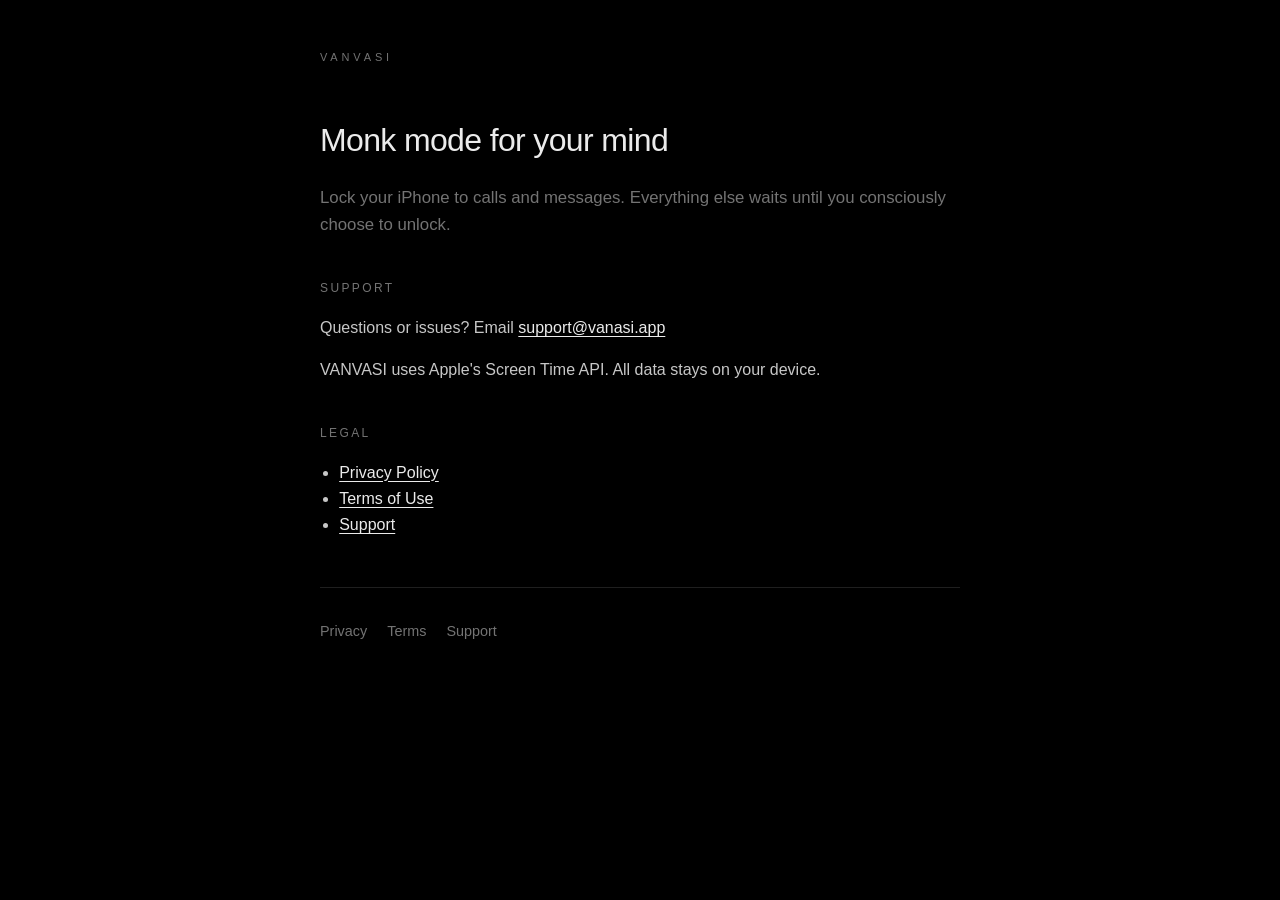
<file: docs/index.html>
<!DOCTYPE html>
<html lang="en">
<head>
  <meta charset="utf-8">
  <meta name="viewport" content="width=device-width, initial-scale=1">
  <title>VANVASI — Monk mode for your mind</title>
  <meta name="description" content="Lock your iPhone to calls and messages. Unlock with intention.">
  <link rel="stylesheet" href="css/site.css">
</head>
<body>
  <div class="wrap">
    <div class="logo">VANVASI</div>

    <h1>Monk mode for your mind</h1>
    <p class="lead">Lock your iPhone to calls and messages. Everything else waits until you consciously choose to unlock.</p>

    <h2>Support</h2>
    <p>Questions or issues? Email <a href="mailto:support@vanasi.app">support@vanasi.app</a></p>
    <p>VANVASI uses Apple's Screen Time API. All data stays on your device.</p>

    <h2>Legal</h2>
    <ul>
      <li><a href="privacy.html">Privacy Policy</a></li>
      <li><a href="terms.html">Terms of Use</a></li>
      <li><a href="support.html">Support</a></li>
    </ul>

    <nav>
      <a href="privacy.html">Privacy</a>
      <a href="terms.html">Terms</a>
      <a href="support.html">Support</a>
    </nav>
  </div>
</body>
</html>
</file>
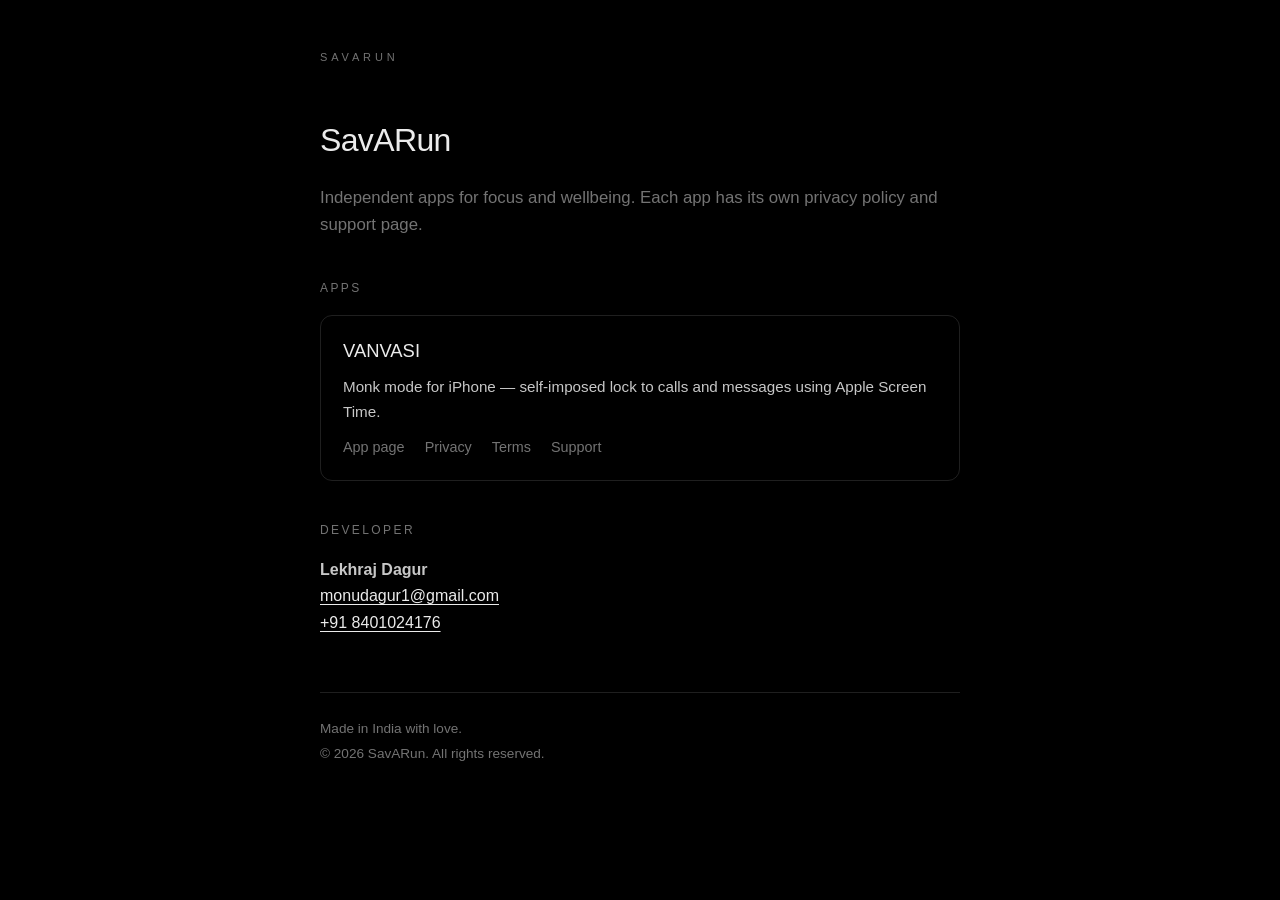
<file: website/savarun.com/index.html>
<!DOCTYPE html>
<html lang="en">
<head>
  <meta charset="utf-8">
  <meta name="viewport" content="width=device-width, initial-scale=1">
  <title>SavARun — Apps</title>
  <meta name="description" content="SavARun publishes thoughtful iPhone apps. Made in India with love.">
  <link rel="stylesheet" href="css/site.css">
</head>
<body>
  <div class="wrap">
    <div class="logo"><a href="index.html">SavARun</a></div>

    <h1>SavARun</h1>
    <p class="lead">Independent apps for focus and wellbeing. Each app has its own privacy policy and support page.</p>

    <h2>Apps</h2>

    <article class="app-card">
      <h3><a href="apps/vanvasi/" style="text-decoration:none;color:inherit">VANVASI</a></h3>
      <p>Monk mode for iPhone — self-imposed lock to calls and messages using Apple Screen Time.</p>
      <div class="policy-links">
        <a href="apps/vanvasi/">App page</a>
        <a href="apps/vanvasi/privacy.html">Privacy</a>
        <a href="apps/vanvasi/terms.html">Terms</a>
        <a href="apps/vanvasi/support.html">Support</a>
      </div>
    </article>

    <h2>Developer</h2>
    <p>
      <strong>Lekhraj Dagur</strong><br>
      <a href="mailto:monudagur1@gmail.com">monudagur1@gmail.com</a><br>
      <a href="tel:+918401024176">+91 8401024176</a>
    </p>

    <div class="footer">
      Made in India with love.<br>
      &copy; 2026 SavARun. All rights reserved.
    </div>
  </div>
</body>
</html>
</file>
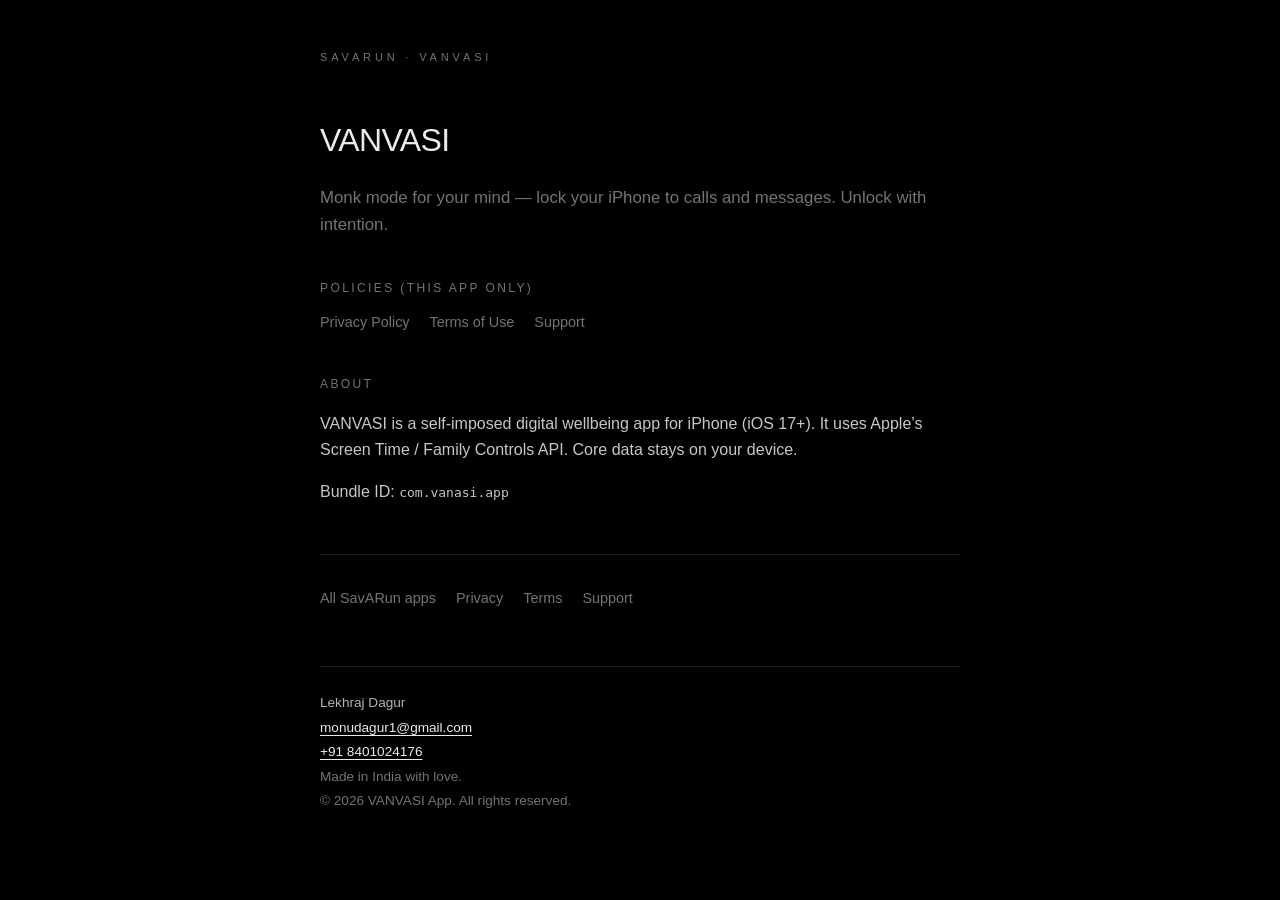
<file: website/savarun.com/apps/vanvasi/index.html>
<!DOCTYPE html>
<html lang="en">
<head>
  <meta charset="utf-8">
  <meta name="viewport" content="width=device-width, initial-scale=1">
  <title>VANVASI — Monk mode for iPhone</title>
  <meta name="description" content="VANVASI locks your iPhone to calls and messages. Self-imposed focus.">
  <link rel="stylesheet" href="../../css/site.css">
</head>
<body>
  <div class="wrap">
    <div class="logo"><a href="../../index.html">SavARun</a> · VANVASI</div>

    <h1>VANVASI</h1>
    <p class="lead">Monk mode for your mind — lock your iPhone to calls and messages. Unlock with intention.</p>

    <h2>Policies (this app only)</h2>
    <div class="policy-links">
      <a href="privacy.html">Privacy Policy</a>
      <a href="terms.html">Terms of Use</a>
      <a href="support.html">Support</a>
    </div>

    <h2>About</h2>
    <p>VANVASI is a self-imposed digital wellbeing app for iPhone (iOS 17+). It uses Apple’s Screen Time / Family Controls API. Core data stays on your device.</p>
    <p>Bundle ID: <code>com.vanasi.app</code></p>

    <nav>
      <a href="../../index.html">All SavARun apps</a>
      <a href="privacy.html">Privacy</a>
      <a href="terms.html">Terms</a>
      <a href="support.html">Support</a>
    </nav>

    <div class="footer">
      <strong>Lekhraj Dagur</strong><br>
      <a href="mailto:monudagur1@gmail.com">monudagur1@gmail.com</a><br>
      <a href="tel:+918401024176">+91 8401024176</a><br>
      Made in India with love.<br>
      &copy; 2026 VANVASI App. All rights reserved.
    </div>
  </div>
</body>
</html>
</file>
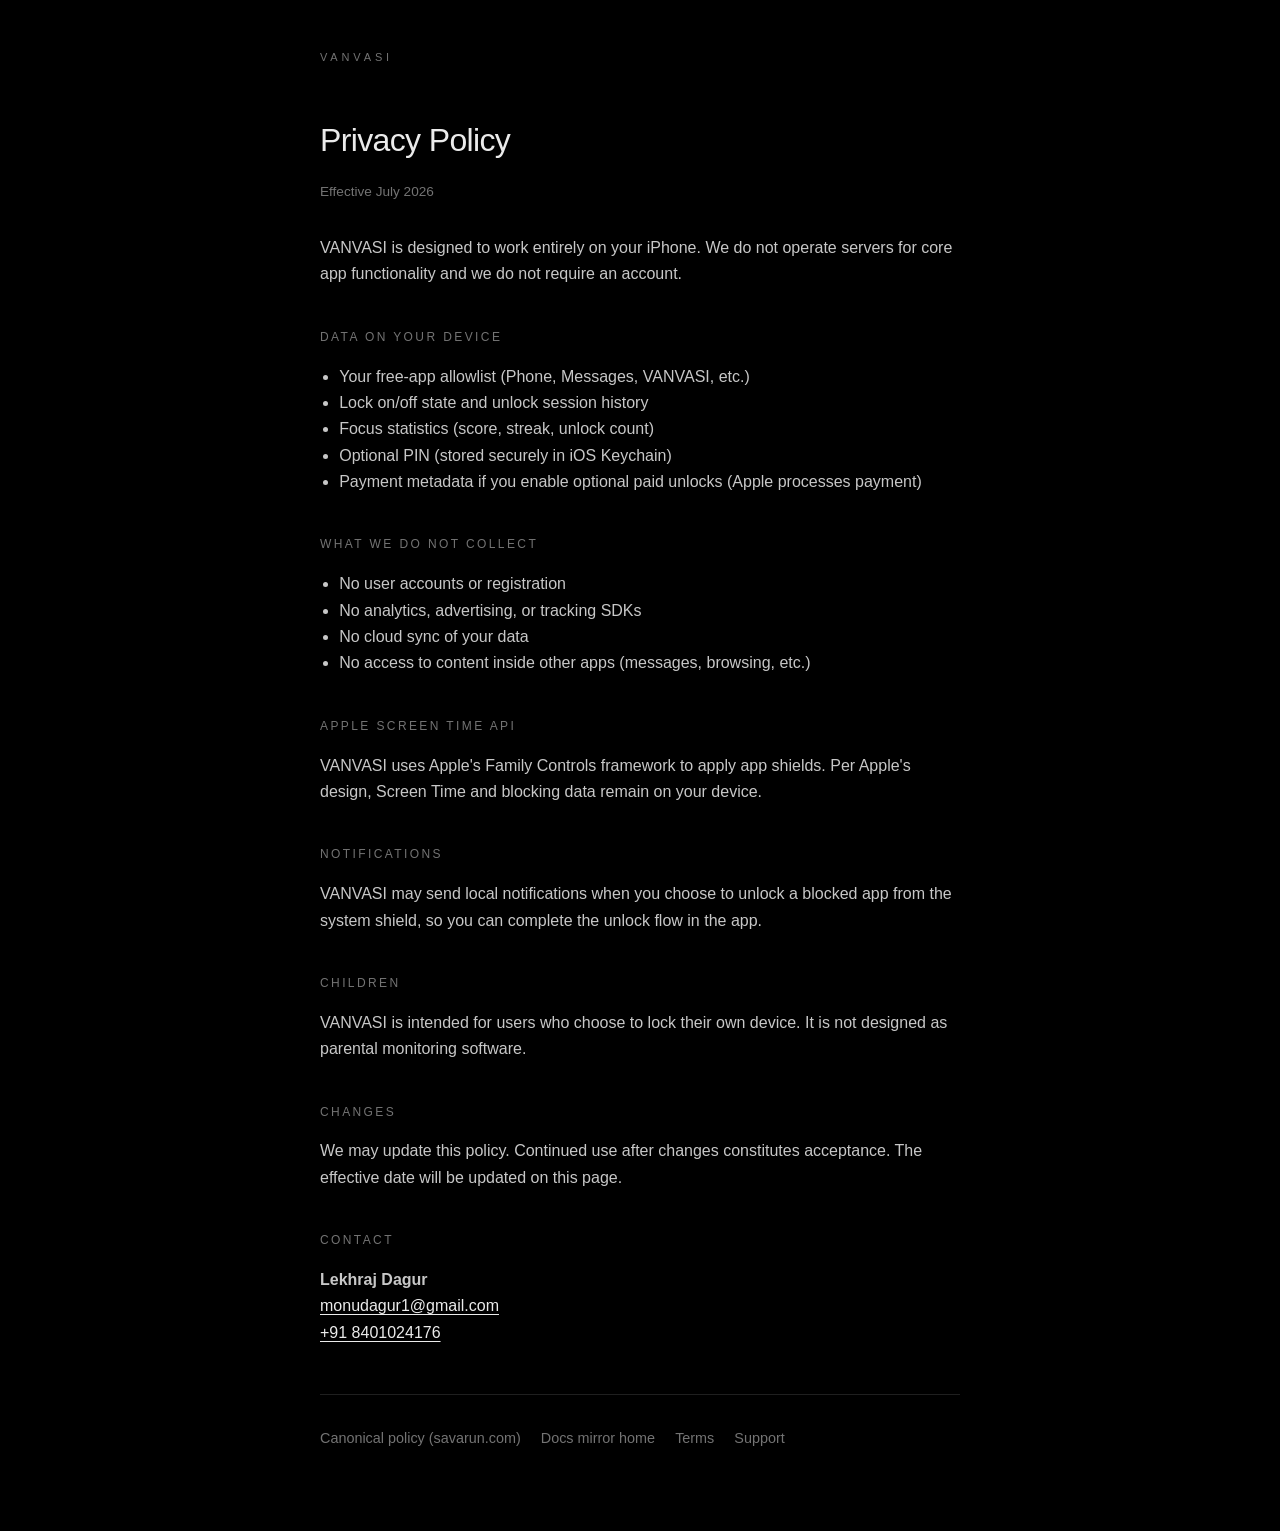
<file: docs/privacy.html>
<!DOCTYPE html>
<html lang="en">
<head>
  <meta charset="utf-8">
  <meta name="viewport" content="width=device-width, initial-scale=1">
  <title>Privacy Policy — VANVASI</title>
  <link rel="stylesheet" href="css/site.css">
</head>
<body>
  <div class="wrap">
    <div class="logo"><a href="index.html" style="text-decoration:none;color:inherit">VANVASI</a></div>

    <h1>Privacy Policy</h1>
    <p class="meta">Effective July 2026</p>

    <p>VANVASI is designed to work entirely on your iPhone. We do not operate servers for core app functionality and we do not require an account.</p>

    <h2>Data on your device</h2>
    <ul>
      <li>Your free-app allowlist (Phone, Messages, VANVASI, etc.)</li>
      <li>Lock on/off state and unlock session history</li>
      <li>Focus statistics (score, streak, unlock count)</li>
      <li>Optional PIN (stored securely in iOS Keychain)</li>
      <li>Payment metadata if you enable optional paid unlocks (Apple processes payment)</li>
    </ul>

    <h2>What we do not collect</h2>
    <ul>
      <li>No user accounts or registration</li>
      <li>No analytics, advertising, or tracking SDKs</li>
      <li>No cloud sync of your data</li>
      <li>No access to content inside other apps (messages, browsing, etc.)</li>
    </ul>

    <h2>Apple Screen Time API</h2>
    <p>VANVASI uses Apple's Family Controls framework to apply app shields. Per Apple's design, Screen Time and blocking data remain on your device.</p>

    <h2>Notifications</h2>
    <p>VANVASI may send local notifications when you choose to unlock a blocked app from the system shield, so you can complete the unlock flow in the app.</p>

    <h2>Children</h2>
    <p>VANVASI is intended for users who choose to lock their own device. It is not designed as parental monitoring software.</p>

    <h2>Changes</h2>
    <p>We may update this policy. Continued use after changes constitutes acceptance. The effective date will be updated on this page.</p>

    <h2>Contact</h2>
    <p>
      <strong>Lekhraj Dagur</strong><br>
      <a href="mailto:monudagur1@gmail.com">monudagur1@gmail.com</a><br>
      <a href="tel:+918401024176">+91 8401024176</a>
    </p>

    <nav>
      <a href="https://www.savarun.com/apps/vanvasi/privacy.html">Canonical policy (savarun.com)</a>
      <a href="index.html">Docs mirror home</a>
      <a href="terms.html">Terms</a>
      <a href="support.html">Support</a>
    </nav>
  </div>
</body>
</html>
</file>
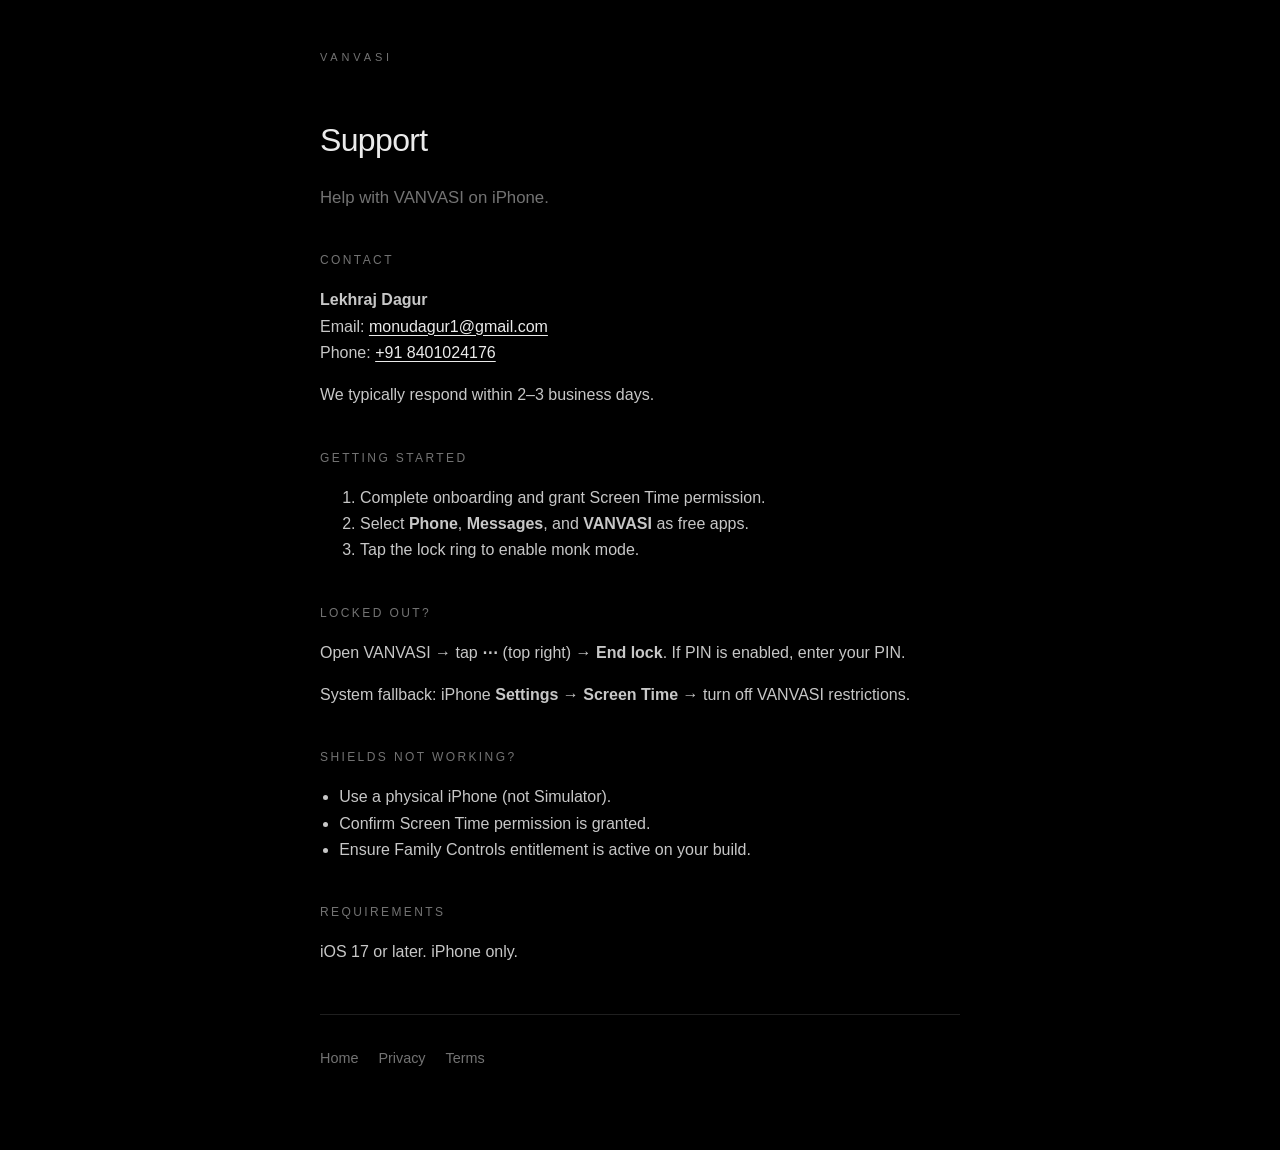
<file: docs/support.html>
<!DOCTYPE html>
<html lang="en">
<head>
  <meta charset="utf-8">
  <meta name="viewport" content="width=device-width, initial-scale=1">
  <title>Support — VANVASI</title>
  <link rel="stylesheet" href="css/site.css">
</head>
<body>
  <div class="wrap">
    <div class="logo"><a href="index.html" style="text-decoration:none;color:inherit">VANVASI</a></div>

    <h1>Support</h1>
    <p class="lead">Help with VANVASI on iPhone.</p>

    <h2>Contact</h2>
    <p>
      <strong>Lekhraj Dagur</strong><br>
      Email: <a href="mailto:monudagur1@gmail.com">monudagur1@gmail.com</a><br>
      Phone: <a href="tel:+918401024176">+91 8401024176</a>
    </p>
    <p>We typically respond within 2–3 business days.</p>

    <h2>Getting started</h2>
    <ol>
      <li>Complete onboarding and grant Screen Time permission.</li>
      <li>Select <strong>Phone</strong>, <strong>Messages</strong>, and <strong>VANVASI</strong> as free apps.</li>
      <li>Tap the lock ring to enable monk mode.</li>
    </ol>

    <h2>Locked out?</h2>
    <p>Open VANVASI → tap <strong>⋯</strong> (top right) → <strong>End lock</strong>. If PIN is enabled, enter your PIN.</p>
    <p>System fallback: iPhone <strong>Settings → Screen Time</strong> → turn off VANVASI restrictions.</p>

    <h2>Shields not working?</h2>
    <ul>
      <li>Use a physical iPhone (not Simulator).</li>
      <li>Confirm Screen Time permission is granted.</li>
      <li>Ensure Family Controls entitlement is active on your build.</li>
    </ul>

    <h2>Requirements</h2>
    <p>iOS 17 or later. iPhone only.</p>

    <nav>
      <a href="index.html">Home</a>
      <a href="privacy.html">Privacy</a>
      <a href="terms.html">Terms</a>
    </nav>
  </div>
</body>
</html>
</file>
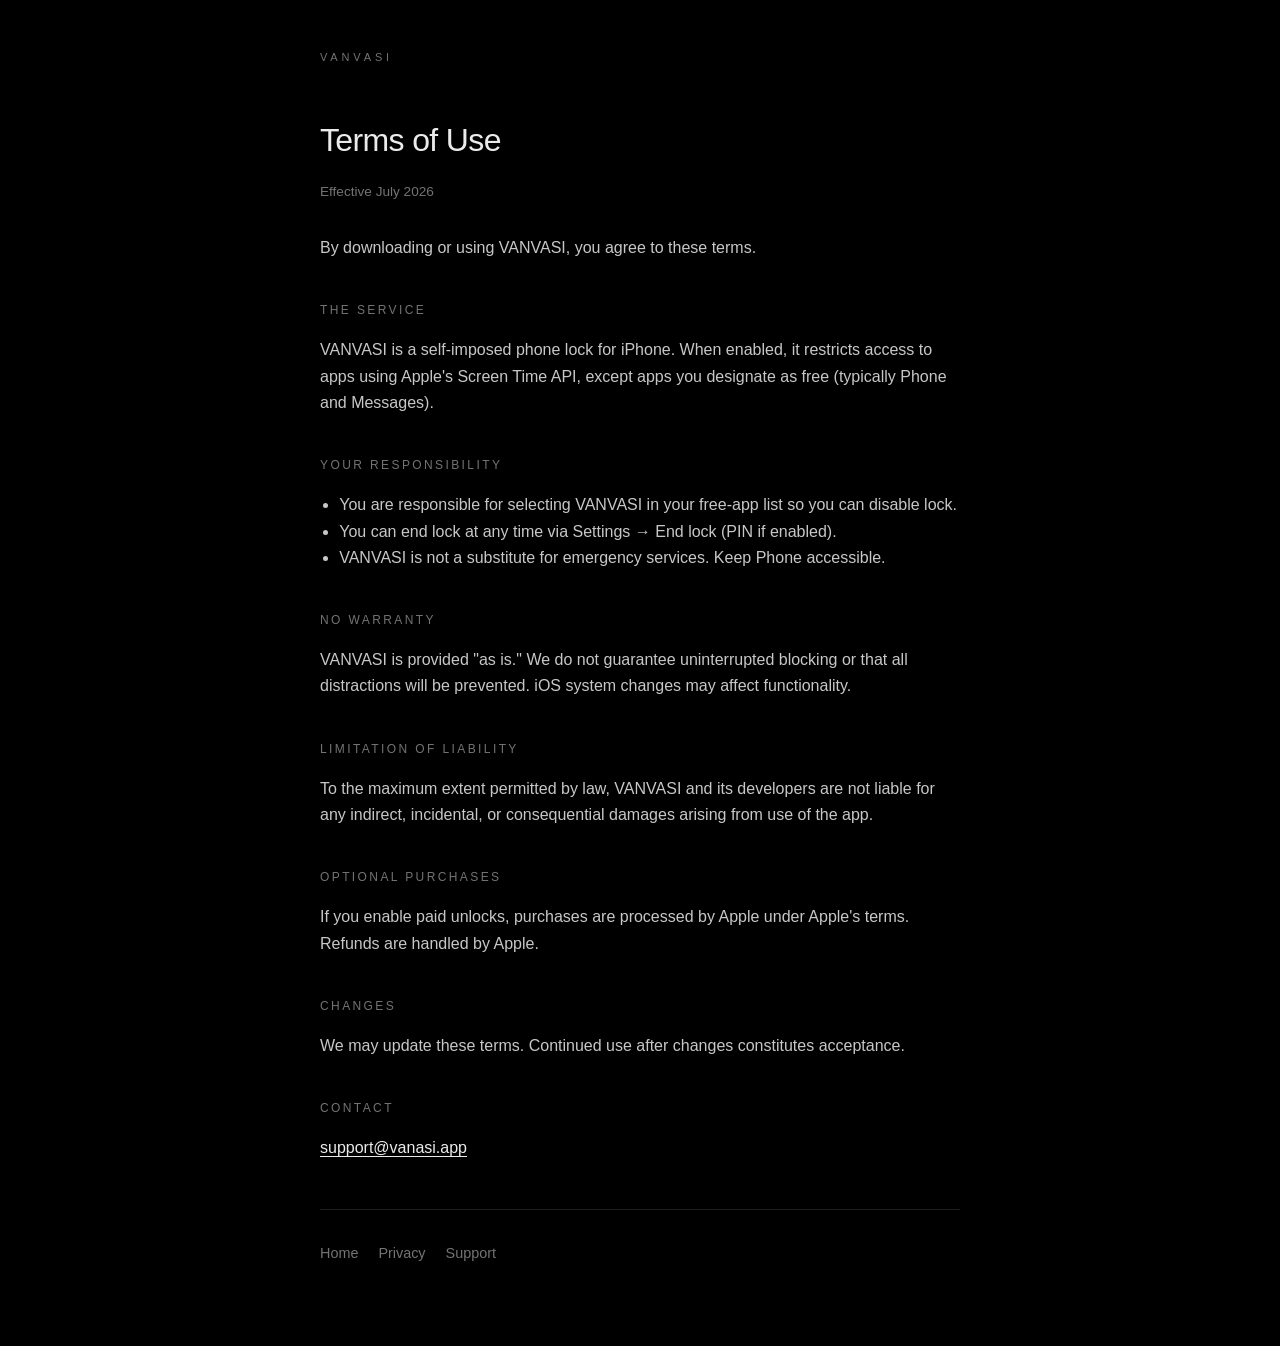
<file: docs/terms.html>
<!DOCTYPE html>
<html lang="en">
<head>
  <meta charset="utf-8">
  <meta name="viewport" content="width=device-width, initial-scale=1">
  <title>Terms of Use — VANVASI</title>
  <link rel="stylesheet" href="css/site.css">
</head>
<body>
  <div class="wrap">
    <div class="logo"><a href="index.html" style="text-decoration:none;color:inherit">VANVASI</a></div>

    <h1>Terms of Use</h1>
    <p class="meta">Effective July 2026</p>

    <p>By downloading or using VANVASI, you agree to these terms.</p>

    <h2>The service</h2>
    <p>VANVASI is a self-imposed phone lock for iPhone. When enabled, it restricts access to apps using Apple's Screen Time API, except apps you designate as free (typically Phone and Messages).</p>

    <h2>Your responsibility</h2>
    <ul>
      <li>You are responsible for selecting VANVASI in your free-app list so you can disable lock.</li>
      <li>You can end lock at any time via Settings → End lock (PIN if enabled).</li>
      <li>VANVASI is not a substitute for emergency services. Keep Phone accessible.</li>
    </ul>

    <h2>No warranty</h2>
    <p>VANVASI is provided "as is." We do not guarantee uninterrupted blocking or that all distractions will be prevented. iOS system changes may affect functionality.</p>

    <h2>Limitation of liability</h2>
    <p>To the maximum extent permitted by law, VANVASI and its developers are not liable for any indirect, incidental, or consequential damages arising from use of the app.</p>

    <h2>Optional purchases</h2>
    <p>If you enable paid unlocks, purchases are processed by Apple under Apple's terms. Refunds are handled by Apple.</p>

    <h2>Changes</h2>
    <p>We may update these terms. Continued use after changes constitutes acceptance.</p>

    <h2>Contact</h2>
    <p><a href="mailto:support@vanasi.app">support@vanasi.app</a></p>

    <nav>
      <a href="index.html">Home</a>
      <a href="privacy.html">Privacy</a>
      <a href="support.html">Support</a>
    </nav>
  </div>
</body>
</html>
</file>
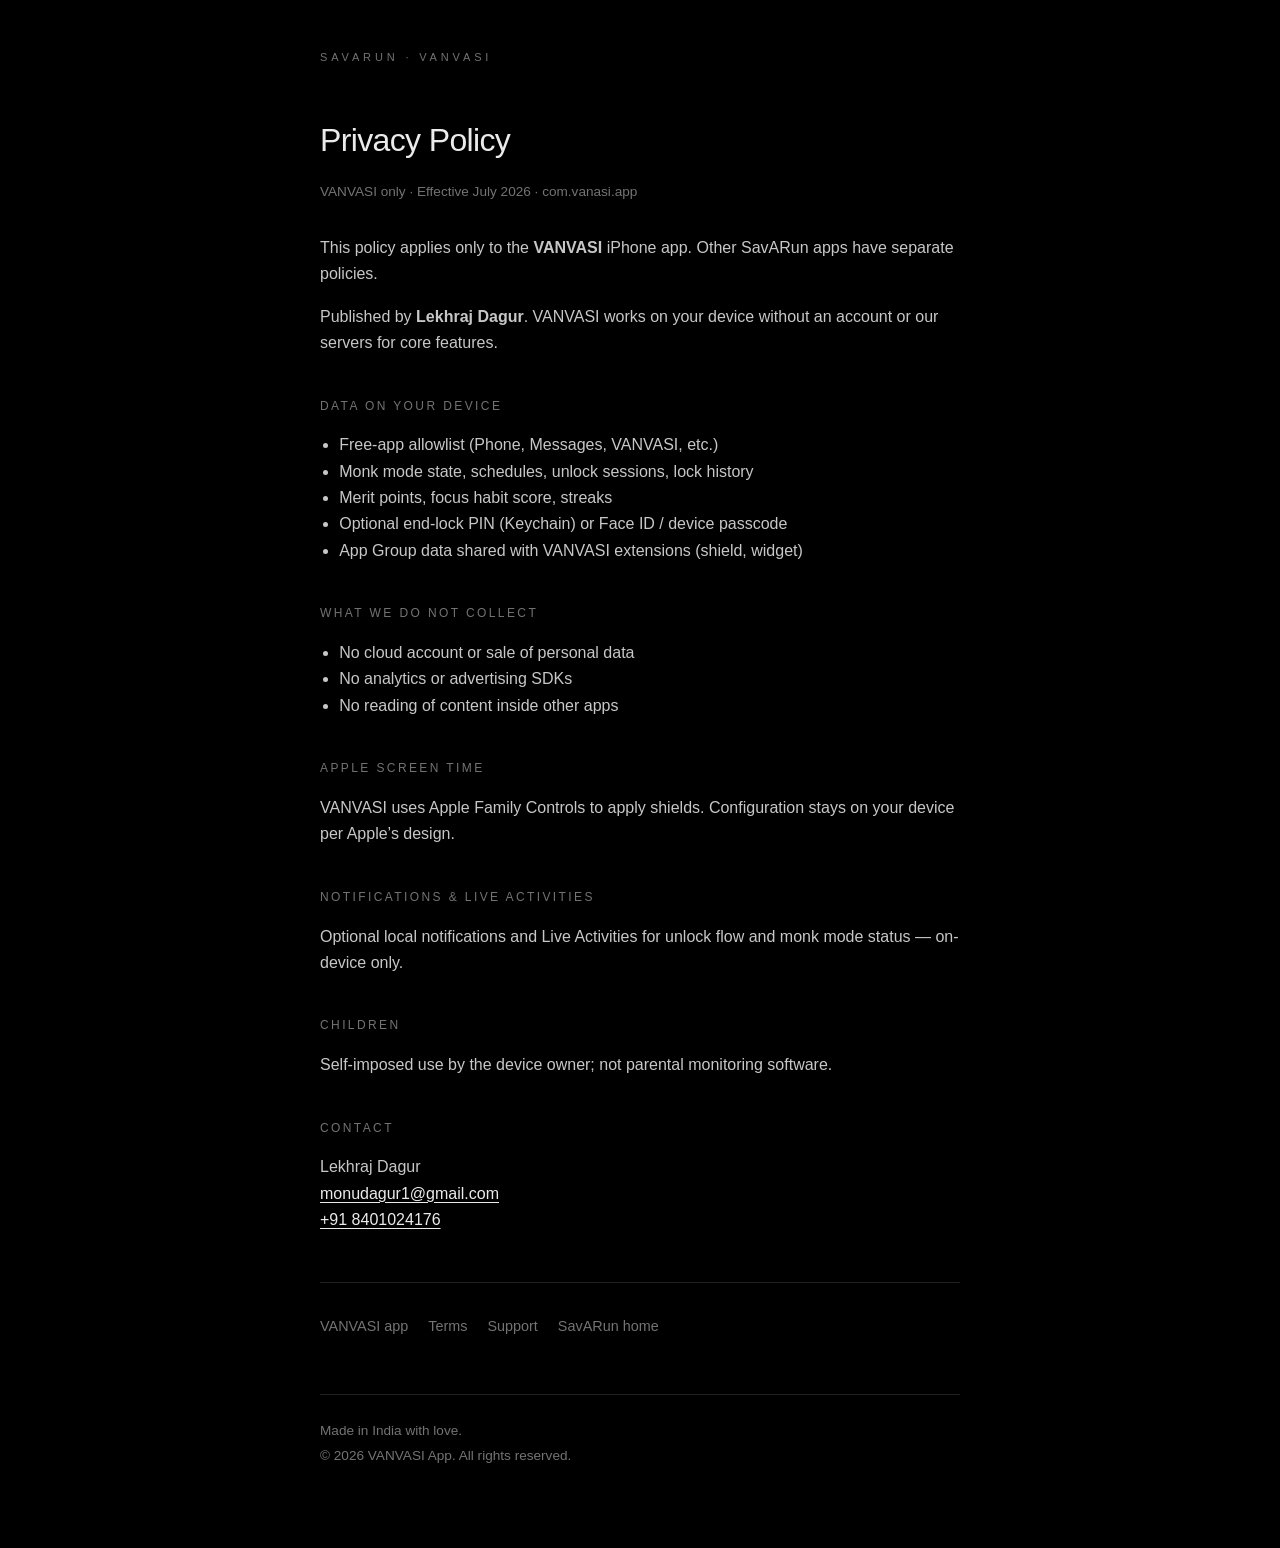
<file: website/savarun.com/apps/vanvasi/privacy.html>
<!DOCTYPE html>
<html lang="en">
<head>
  <meta charset="utf-8">
  <meta name="viewport" content="width=device-width, initial-scale=1">
  <title>Privacy Policy — VANVASI</title>
  <link rel="stylesheet" href="../../css/site.css">
</head>
<body>
  <div class="wrap">
    <div class="logo"><a href="../../index.html">SavARun</a> · <a href="index.html">VANVASI</a></div>

    <h1>Privacy Policy</h1>
    <p class="meta">VANVASI only · Effective July 2026 · com.vanasi.app</p>

    <p>This policy applies only to the <strong>VANVASI</strong> iPhone app. Other SavARun apps have separate policies.</p>

    <p>Published by <strong>Lekhraj Dagur</strong>. VANVASI works on your device without an account or our servers for core features.</p>

    <h2>Data on your device</h2>
    <ul>
      <li>Free-app allowlist (Phone, Messages, VANVASI, etc.)</li>
      <li>Monk mode state, schedules, unlock sessions, lock history</li>
      <li>Merit points, focus habit score, streaks</li>
      <li>Optional end-lock PIN (Keychain) or Face ID / device passcode</li>
      <li>App Group data shared with VANVASI extensions (shield, widget)</li>
    </ul>

    <h2>What we do not collect</h2>
    <ul>
      <li>No cloud account or sale of personal data</li>
      <li>No analytics or advertising SDKs</li>
      <li>No reading of content inside other apps</li>
    </ul>

    <h2>Apple Screen Time</h2>
    <p>VANVASI uses Apple Family Controls to apply shields. Configuration stays on your device per Apple’s design.</p>

    <h2>Notifications &amp; Live Activities</h2>
    <p>Optional local notifications and Live Activities for unlock flow and monk mode status — on-device only.</p>

    <h2>Children</h2>
    <p>Self-imposed use by the device owner; not parental monitoring software.</p>

    <h2>Contact</h2>
    <p>
      Lekhraj Dagur<br>
      <a href="mailto:monudagur1@gmail.com">monudagur1@gmail.com</a><br>
      <a href="tel:+918401024176">+91 8401024176</a>
    </p>

    <nav>
      <a href="index.html">VANVASI app</a>
      <a href="terms.html">Terms</a>
      <a href="support.html">Support</a>
      <a href="../../index.html">SavARun home</a>
    </nav>

    <div class="footer">
      Made in India with love.<br>
      &copy; 2026 VANVASI App. All rights reserved.
    </div>
  </div>
</body>
</html>
</file>
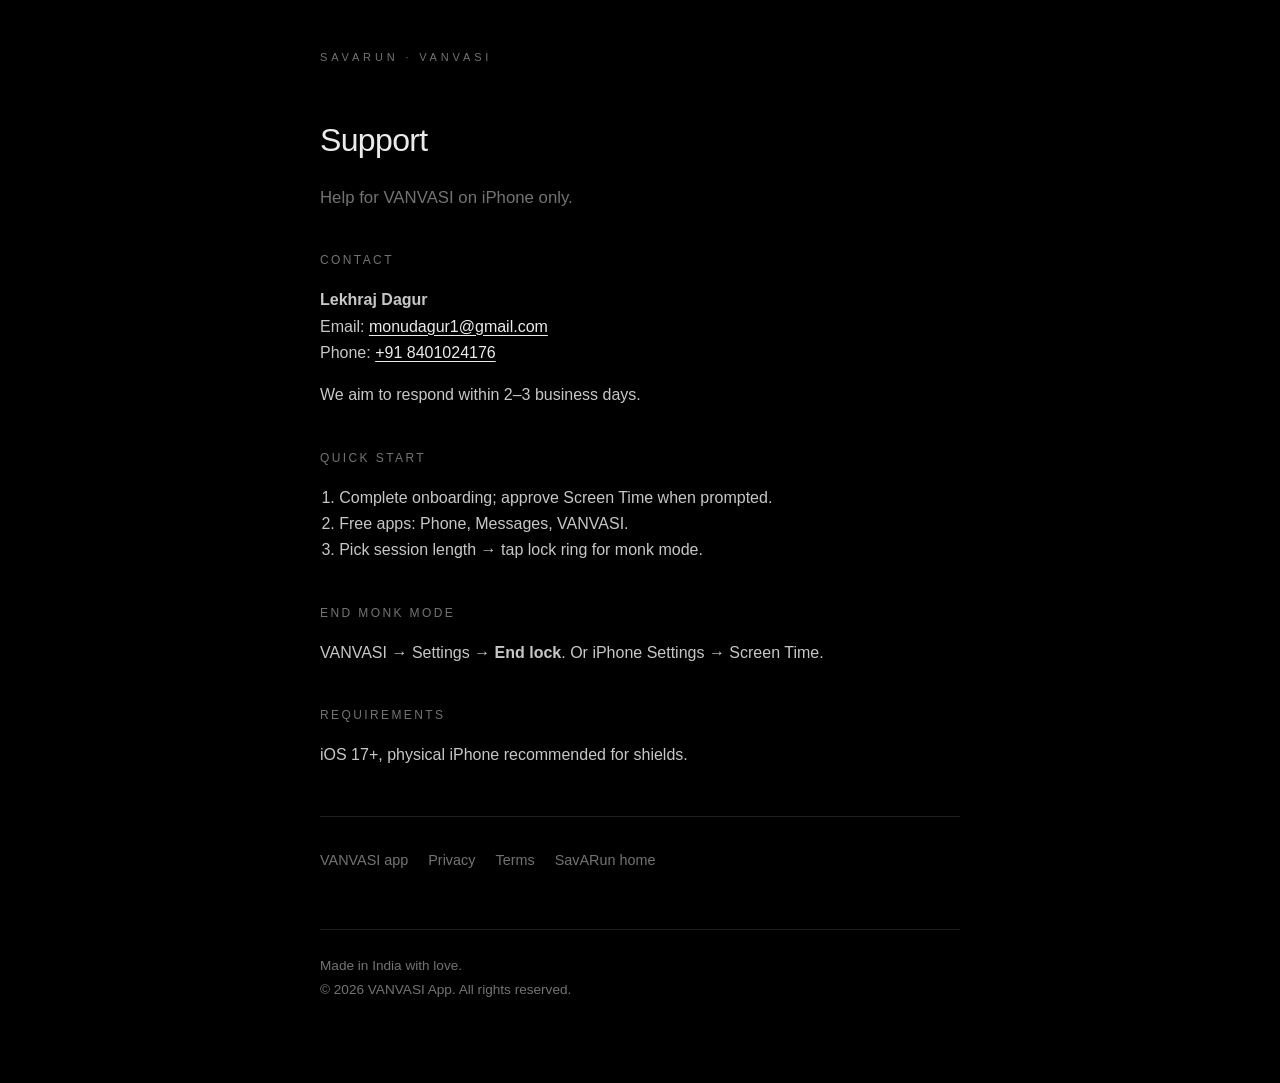
<file: website/savarun.com/apps/vanvasi/support.html>
<!DOCTYPE html>
<html lang="en">
<head>
  <meta charset="utf-8">
  <meta name="viewport" content="width=device-width, initial-scale=1">
  <title>Support — VANVASI</title>
  <link rel="stylesheet" href="../../css/site.css">
</head>
<body>
  <div class="wrap">
    <div class="logo"><a href="../../index.html">SavARun</a> · <a href="index.html">VANVASI</a></div>

    <h1>Support</h1>
    <p class="lead">Help for VANVASI on iPhone only.</p>

    <h2>Contact</h2>
    <p>
      <strong>Lekhraj Dagur</strong><br>
      Email: <a href="mailto:monudagur1@gmail.com">monudagur1@gmail.com</a><br>
      Phone: <a href="tel:+918401024176">+91 8401024176</a>
    </p>
    <p>We aim to respond within 2–3 business days.</p>

    <h2>Quick start</h2>
    <ol>
      <li>Complete onboarding; approve Screen Time when prompted.</li>
      <li>Free apps: Phone, Messages, VANVASI.</li>
      <li>Pick session length → tap lock ring for monk mode.</li>
    </ol>

    <h2>End monk mode</h2>
    <p>VANVASI → Settings → <strong>End lock</strong>. Or iPhone Settings → Screen Time.</p>

    <h2>Requirements</h2>
    <p>iOS 17+, physical iPhone recommended for shields.</p>

    <nav>
      <a href="index.html">VANVASI app</a>
      <a href="privacy.html">Privacy</a>
      <a href="terms.html">Terms</a>
      <a href="../../index.html">SavARun home</a>
    </nav>

    <div class="footer">
      Made in India with love.<br>
      &copy; 2026 VANVASI App. All rights reserved.
    </div>
  </div>
</body>
</html>
</file>
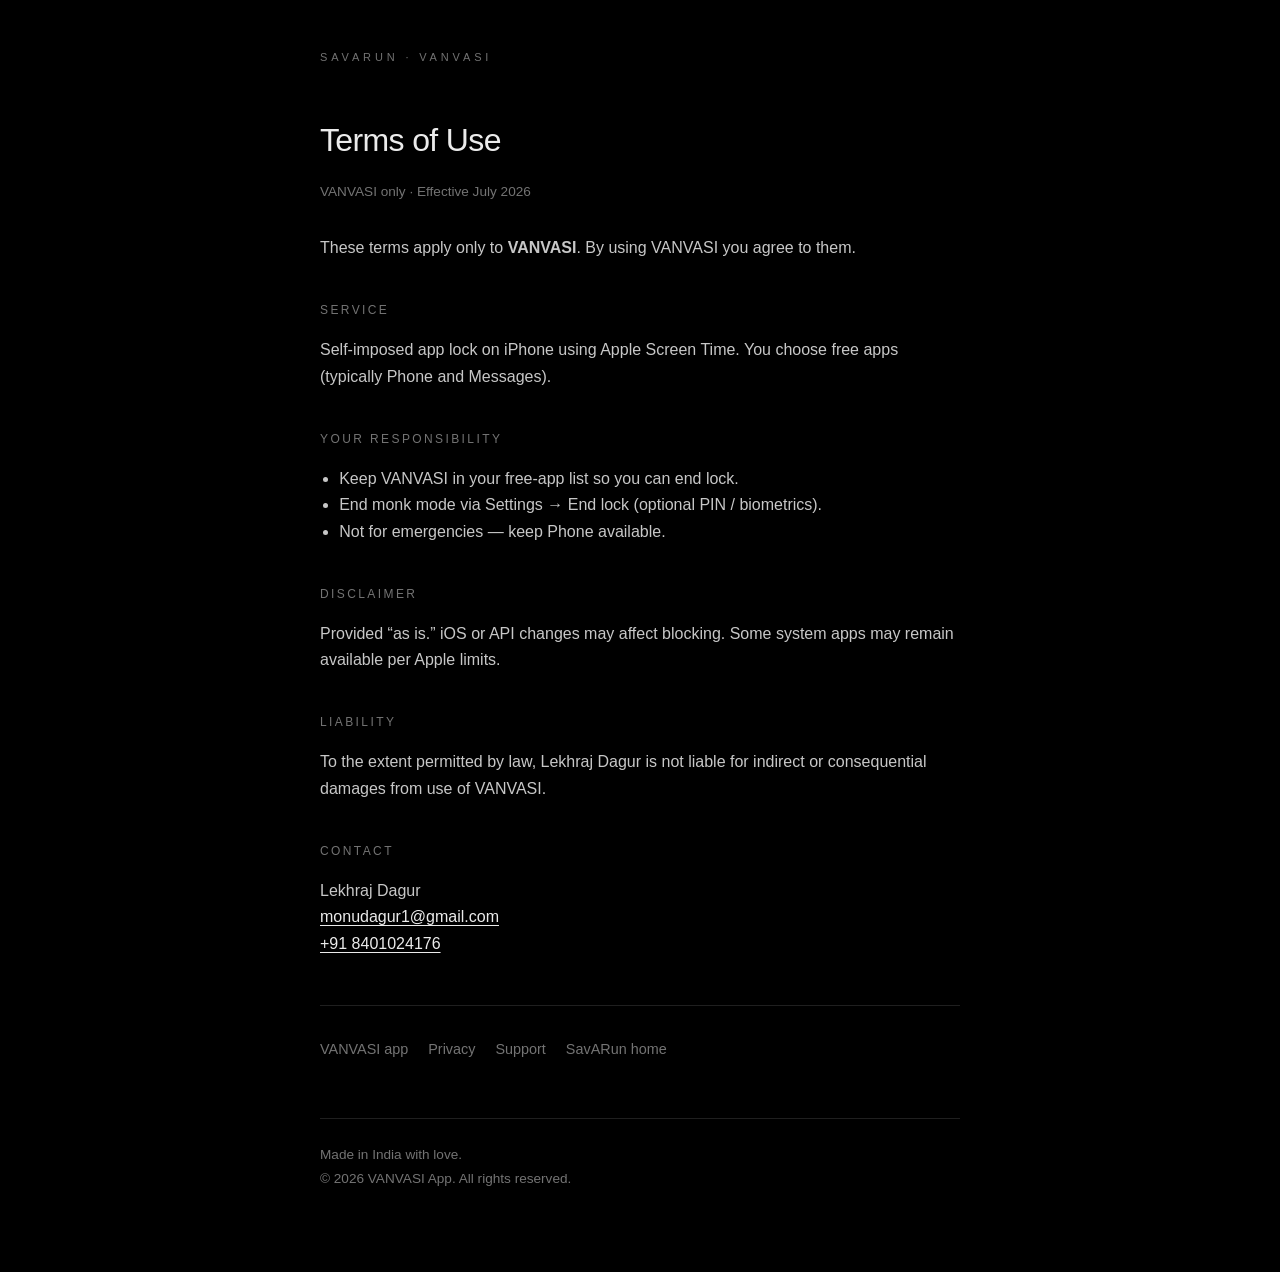
<file: website/savarun.com/apps/vanvasi/terms.html>
<!DOCTYPE html>
<html lang="en">
<head>
  <meta charset="utf-8">
  <meta name="viewport" content="width=device-width, initial-scale=1">
  <title>Terms of Use — VANVASI</title>
  <link rel="stylesheet" href="../../css/site.css">
</head>
<body>
  <div class="wrap">
    <div class="logo"><a href="../../index.html">SavARun</a> · <a href="index.html">VANVASI</a></div>

    <h1>Terms of Use</h1>
    <p class="meta">VANVASI only · Effective July 2026</p>

    <p>These terms apply only to <strong>VANVASI</strong>. By using VANVASI you agree to them.</p>

    <h2>Service</h2>
    <p>Self-imposed app lock on iPhone using Apple Screen Time. You choose free apps (typically Phone and Messages).</p>

    <h2>Your responsibility</h2>
    <ul>
      <li>Keep VANVASI in your free-app list so you can end lock.</li>
      <li>End monk mode via Settings → End lock (optional PIN / biometrics).</li>
      <li>Not for emergencies — keep Phone available.</li>
    </ul>

    <h2>Disclaimer</h2>
    <p>Provided “as is.” iOS or API changes may affect blocking. Some system apps may remain available per Apple limits.</p>

    <h2>Liability</h2>
    <p>To the extent permitted by law, Lekhraj Dagur is not liable for indirect or consequential damages from use of VANVASI.</p>

    <h2>Contact</h2>
    <p>
      Lekhraj Dagur<br>
      <a href="mailto:monudagur1@gmail.com">monudagur1@gmail.com</a><br>
      <a href="tel:+918401024176">+91 8401024176</a>
    </p>

    <nav>
      <a href="index.html">VANVASI app</a>
      <a href="privacy.html">Privacy</a>
      <a href="support.html">Support</a>
      <a href="../../index.html">SavARun home</a>
    </nav>

    <div class="footer">
      Made in India with love.<br>
      &copy; 2026 VANVASI App. All rights reserved.
    </div>
  </div>
</body>
</html>
</file>
<file: docs/css/site.css>
:root {
  --bg: #000;
  --text: rgba(255, 255, 255, 0.92);
  --muted: rgba(255, 255, 255, 0.45);
  --border: rgba(255, 255, 255, 0.12);
  --max: 640px;
}

* { box-sizing: border-box; }

body {
  font-family: -apple-system, BlinkMacSystemFont, "SF Pro Text", sans-serif;
  background: var(--bg);
  color: var(--text);
  line-height: 1.65;
  margin: 0;
  padding: 48px 24px 80px;
}

.wrap { max-width: var(--max); margin: 0 auto; }

.logo {
  font-size: 11px;
  letter-spacing: 0.35em;
  text-transform: uppercase;
  color: var(--muted);
  margin-bottom: 48px;
}

h1 {
  font-size: 2rem;
  font-weight: 200;
  margin: 0 0 12px;
  letter-spacing: -0.02em;
}

.lead {
  color: var(--muted);
  font-size: 1.05rem;
  font-weight: 300;
  margin-bottom: 40px;
}

h2 {
  font-size: 0.75rem;
  letter-spacing: 0.2em;
  text-transform: uppercase;
  color: var(--muted);
  font-weight: 500;
  margin: 40px 0 12px;
}

p, li { color: rgba(255, 255, 255, 0.78); font-weight: 300; }

ul { padding-left: 1.2em; }

a {
  color: var(--text);
  text-decoration: underline;
  text-underline-offset: 3px;
}

nav {
  display: flex;
  flex-wrap: wrap;
  gap: 20px;
  margin-top: 48px;
  padding-top: 32px;
  border-top: 1px solid var(--border);
  font-size: 0.9rem;
}

nav a { text-decoration: none; color: var(--muted); }
nav a:hover { color: var(--text); }

.meta { font-size: 0.85rem; color: var(--muted); margin-bottom: 32px; }
</file>
<file: website/savarun.com/css/site.css>
:root {
  --bg: #000;
  --text: rgba(255, 255, 255, 0.92);
  --muted: rgba(255, 255, 255, 0.45);
  --border: rgba(255, 255, 255, 0.12);
  --max: 640px;
}

* { box-sizing: border-box; }

body {
  font-family: -apple-system, BlinkMacSystemFont, "SF Pro Text", sans-serif;
  background: var(--bg);
  color: var(--text);
  line-height: 1.65;
  margin: 0;
  padding: 48px 24px 80px;
}

.wrap { max-width: var(--max); margin: 0 auto; }

.logo {
  font-size: 11px;
  letter-spacing: 0.35em;
  text-transform: uppercase;
  color: var(--muted);
  margin-bottom: 48px;
}

.logo a { color: inherit; text-decoration: none; }

h1 {
  font-size: 2rem;
  font-weight: 200;
  margin: 0 0 12px;
  letter-spacing: -0.02em;
}

.lead {
  color: var(--muted);
  font-size: 1.05rem;
  font-weight: 300;
  margin-bottom: 40px;
}

h2 {
  font-size: 0.75rem;
  letter-spacing: 0.2em;
  text-transform: uppercase;
  color: var(--muted);
  font-weight: 500;
  margin: 40px 0 12px;
}

p, li { color: rgba(255, 255, 255, 0.78); font-weight: 300; }

ul, ol { padding-left: 1.2em; }

a {
  color: var(--text);
  text-decoration: underline;
  text-underline-offset: 3px;
}

.app-card {
  border: 1px solid var(--border);
  border-radius: 12px;
  padding: 20px 22px;
  margin: 16px 0;
}

.app-card h3 {
  margin: 0 0 8px;
  font-size: 1.15rem;
  font-weight: 400;
}

.app-card p { margin: 0 0 12px; font-size: 0.95rem; }

.policy-links {
  display: flex;
  flex-wrap: wrap;
  gap: 12px 20px;
  font-size: 0.9rem;
}

.policy-links a { text-decoration: none; color: var(--muted); }
.policy-links a:hover { color: var(--text); text-decoration: underline; }

nav {
  display: flex;
  flex-wrap: wrap;
  gap: 20px;
  margin-top: 48px;
  padding-top: 32px;
  border-top: 1px solid var(--border);
  font-size: 0.9rem;
}

nav a { text-decoration: none; color: var(--muted); }
nav a:hover { color: var(--text); }

.meta { font-size: 0.85rem; color: var(--muted); margin-bottom: 32px; }

.footer {
  margin-top: 56px;
  padding-top: 24px;
  border-top: 1px solid var(--border);
  font-size: 0.85rem;
  color: var(--muted);
  line-height: 1.8;
}

.footer strong { color: rgba(255, 255, 255, 0.7); font-weight: 500; }
</file>
